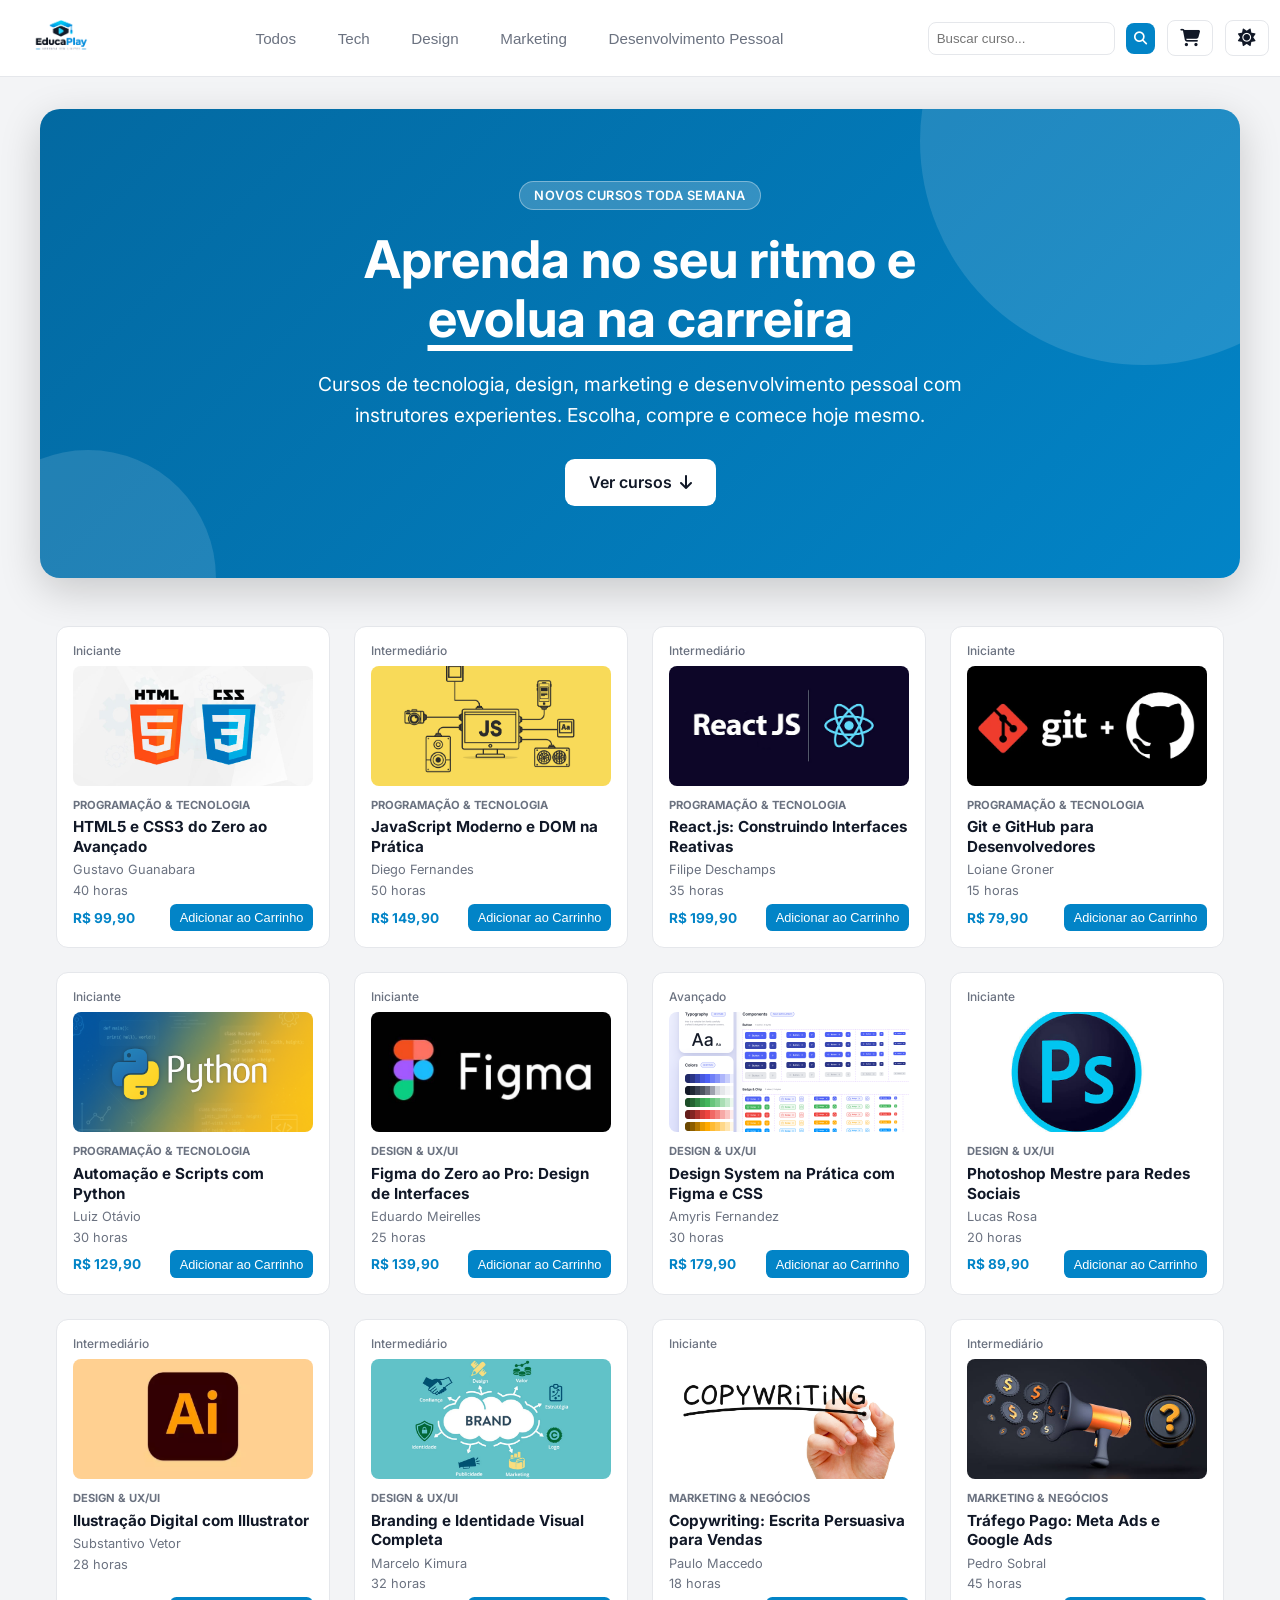
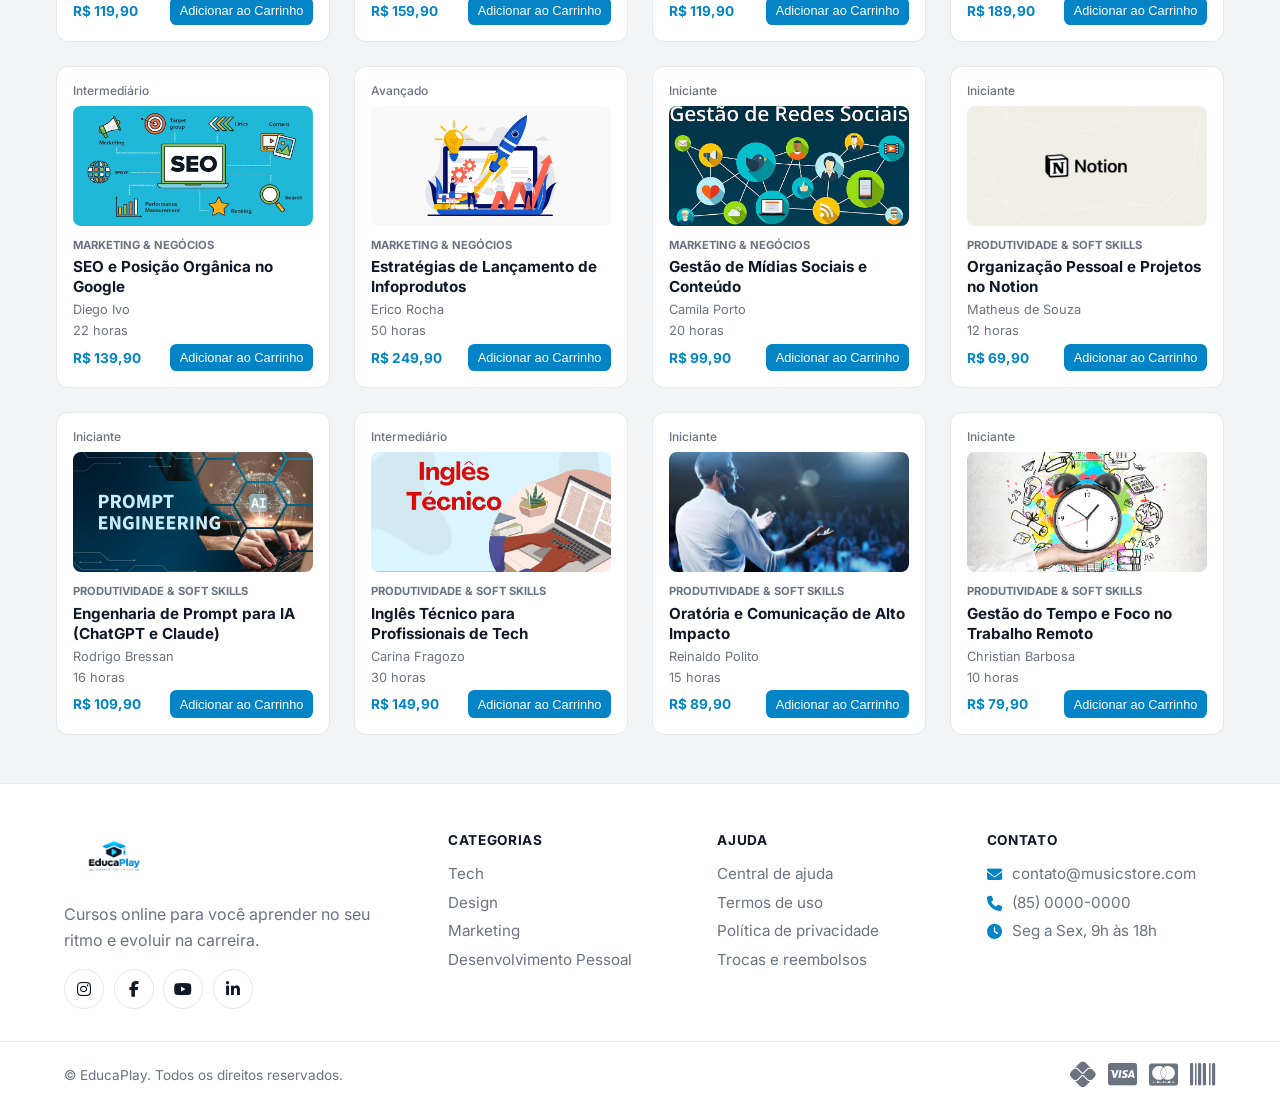
<file: index.html>
<!doctype html>
<html lang="pt-BR">
  <head>
    <meta charset="UTF-8" />
    <meta name="viewport" content="width=device-width, initial-scale=1.0" />
    <link rel="stylesheet" href="./css/style.css" />
    <link rel="stylesheet" href="./css/responsive.css" />
    <link
      rel="stylesheet"
      href="https://cdnjs.cloudflare.com/ajax/libs/font-awesome/6.5.1/css/all.min.css"
    />
    <script src="./js/theme-toggle.js" defer></script>
    <script src="./js/products.js" defer></script>
    <script src="./js/main.js" defer></script>
    <script src="./js/cart.js" defer></script>

    <title>EducaPlay | Encontre cursos</title>
  </head>
  <body>
    <header>
      <nav class="nav">
        <a href="/">
          <img
            src="./assets/img/logo.jpg"
            width="100px"
            alt="Logo da EducaPlay"
            href="/"
          />
        </a>
        <button
          id="menu-toggle"
          class="menu-toggle"
          aria-label="Abrir menu"
          aria-expanded="false"
          aria-controls="nav-menu"
        >
          <i class="fa-solid fa-bars"></i>
        </button>
        <div class="buttons" id="nav-menu">
          <button data-category="Todos">Todos</button>
          <button data-category="Programação & Tecnologia">Tech</button>
          <button data-category="Design & UX/UI">Design</button>
          <button data-category="Marketing & Negócios">Marketing</button>
          <button data-category="Produtividade & Soft Skills">
            Desenvolvimento Pessoal
          </button>
        </div>

        <div class="nav-actions">
          <div class="search-box">
            <input type="text" placeholder="Buscar curso..." />
            <button class="search-btn">
              <i class="fa-solid fa-magnifying-glass"></i>
            </button>
          </div>
          <button id="cart" aria-label="Carrinho" class="cart">
            <i class="fa-solid fa-cart-shopping"></i>
          </button>
          <button
            id="theme-toggle"
            aria-label="Alterar Tema"
            class="theme-button"
          >
            <i class="fa-solid fa-sun"></i>
          </button>
        </div>
      </nav>
    </header>

    <section class="hero">
      <div class="hero-content">
        <span class="hero-badge">Novos cursos toda semana</span>
        <h1>
          Aprenda no seu ritmo e
          <span class="hero-highlight">evolua na carreira</span>
        </h1>
        <p>
          Cursos de tecnologia, design, marketing e desenvolvimento pessoal com
          instrutores experientes. Escolha, compre e comece hoje mesmo.
        </p>
        <div class="hero-actions">
          <a href="#products-container" class="btn-hero btn-hero-primary">
            Ver cursos <i class="fa-solid fa-arrow-down"></i>
          </a>
        </div>
      </div>
    </section>

    <main>
      <section id="products-container" class="products-grid"></section>
    </main>

    <div id="cart-modal" class="cart-modal">
      <div class="cart-modal-content">
        <div class="cart-modal-header">
          <h2>Seu Carrinho</h2>
          <button id="close-cart" aria-label="Fechar carrinho">
            <i class="fa-solid fa-xmark"></i>
          </button>
        </div>

        <div id="cart-items-list"></div>

        <div class="cart-modal-footer">
          <p>Total: <strong id="cart-total-price">R$ 0,00</strong></p>
          <button id="checkout-btn">Finalizar Compra</button>
        </div>
      </div>
    </div>

    <footer class="footer">
      <div class="footer-container">
        <div class="footer-brand">
          <a href="./index.html">
            <img
              src="./assets/img/logo.jpg"
              width="100"
              alt="Logo Music Store"
            />
          </a>
          <p>
            Cursos online para você aprender no seu ritmo e evoluir na carreira.
          </p>
          <div class="footer-social">
            <a href="#" aria-label="Instagram"
              ><i class="fa-brands fa-instagram"></i
            ></a>
            <a href="#" aria-label="Facebook"
              ><i class="fa-brands fa-facebook-f"></i
            ></a>
            <a href="#" aria-label="YouTube"
              ><i class="fa-brands fa-youtube"></i
            ></a>
            <a href="#" aria-label="LinkedIn"
              ><i class="fa-brands fa-linkedin-in"></i
            ></a>
          </div>
        </div>

        <nav class="footer-column" aria-label="Categorias">
          <h3>Categorias</h3>
          <ul>
            <li><a href="./index.html">Tech</a></li>
            <li><a href="./index.html">Design</a></li>
            <li><a href="./index.html">Marketing</a></li>
            <li><a href="./index.html">Desenvolvimento Pessoal</a></li>
          </ul>
        </nav>

        <nav class="footer-column" aria-label="Ajuda">
          <h3>Ajuda</h3>
          <ul>
            <li><a href="#">Central de ajuda</a></li>
            <li><a href="#">Termos de uso</a></li>
            <li><a href="#">Política de privacidade</a></li>
            <li><a href="#">Trocas e reembolsos</a></li>
          </ul>
        </nav>

        <div class="footer-column footer-contact">
          <h3>Contato</h3>
          <ul>
            <li><i class="fa-solid fa-envelope"></i> contato@musicstore.com</li>
            <li><i class="fa-solid fa-phone"></i> (85) 0000-0000</li>
            <li><i class="fa-solid fa-clock"></i> Seg a Sex, 9h às 18h</li>
          </ul>
        </div>
      </div>

      <div class="footer-bottom">
        <div class="footer-bottom-content">
          <p>&copy; EducaPlay. Todos os direitos reservados.</p>
          <div class="footer-payments" aria-label="Formas de pagamento">
            <i class="fa-brands fa-pix" title="Pix"></i>
            <i class="fa-brands fa-cc-visa" title="Visa"></i>
            <i class="fa-brands fa-cc-mastercard" title="Mastercard"></i>
            <i class="fa-solid fa-barcode" title="Boleto"></i>
          </div>
        </div>
      </div>
    </footer>
  </body>
</html>
</file>
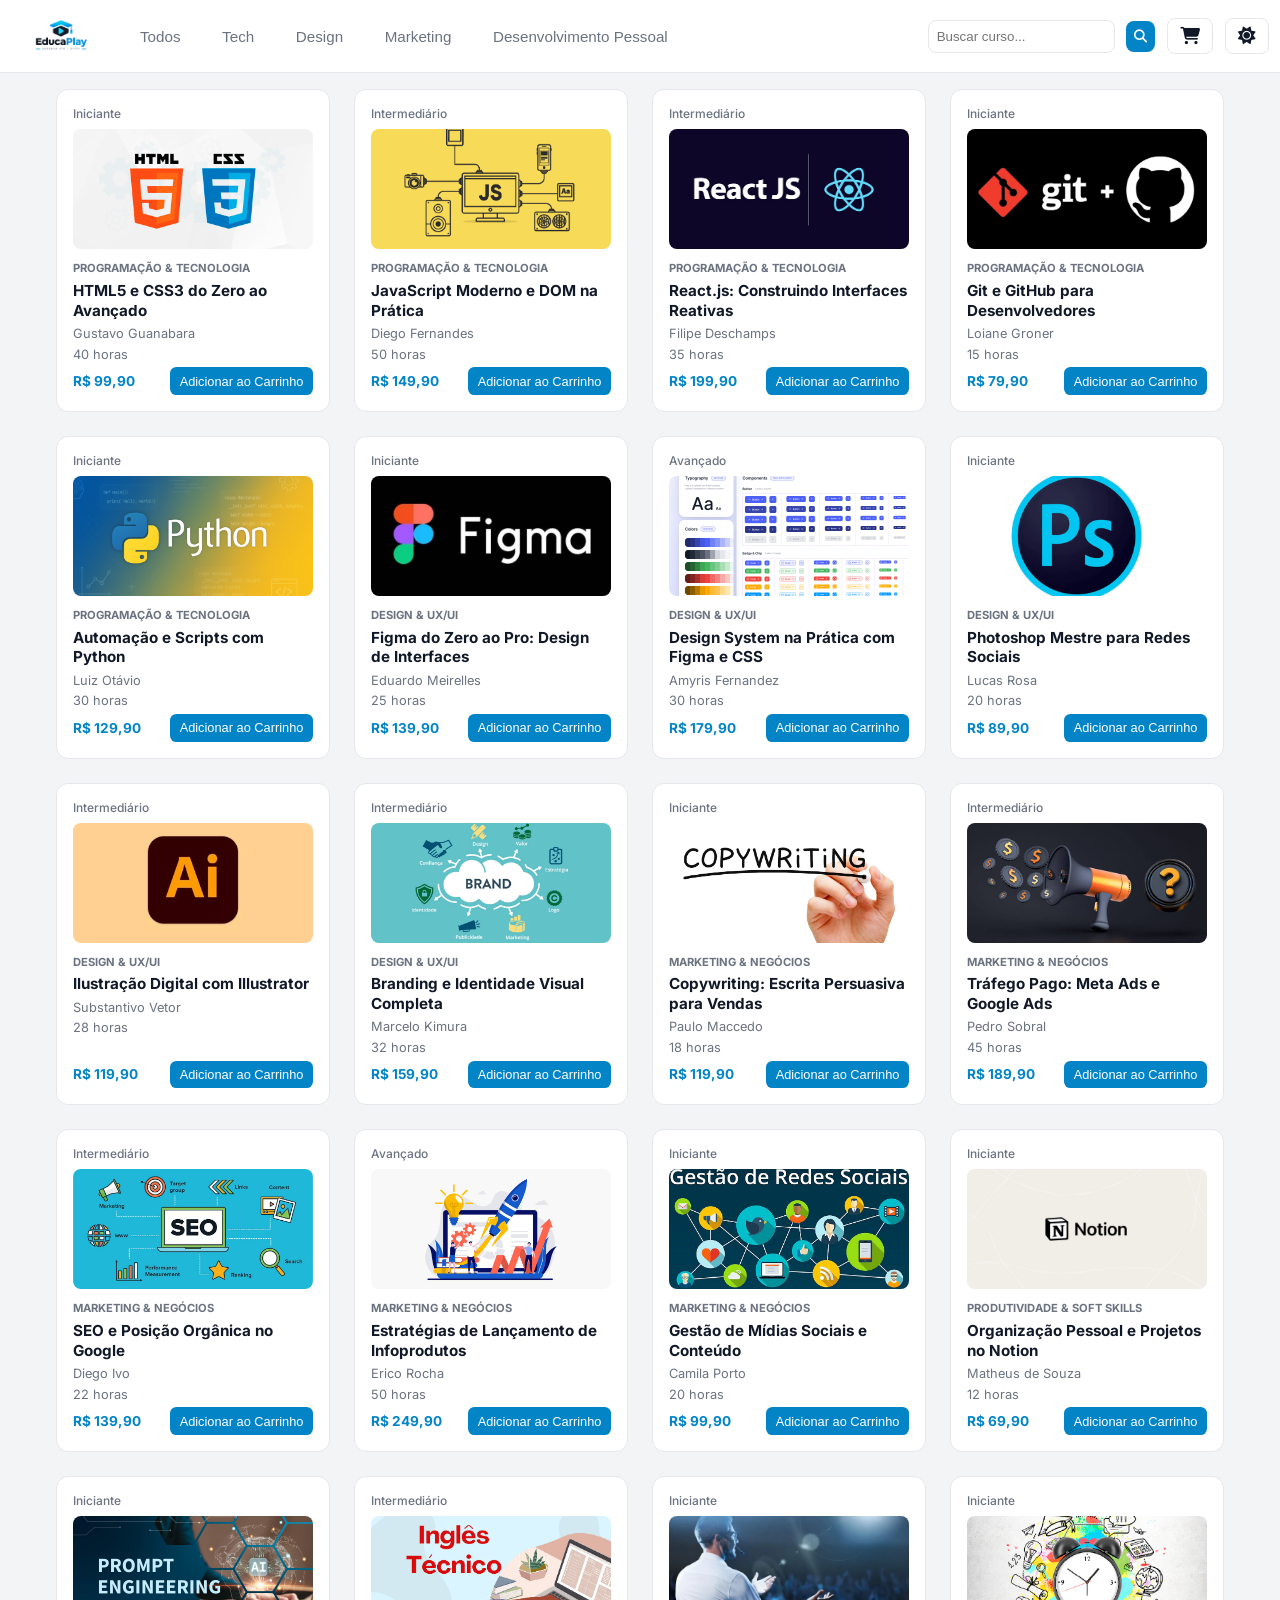
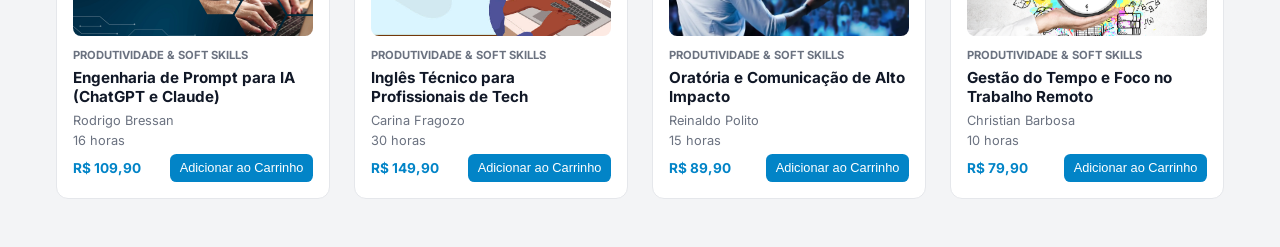
<file: e-commerce-digital/index.html>
<!doctype html>
<html lang="pt-BR">
  <head>
    <meta charset="UTF-8" />
    <meta name="viewport" content="width=device-width, initial-scale=1.0" />
    <link rel="stylesheet" href="/css/style.css" />
    <link rel="stylesheet" href="/css/responsive.css" />
    <link
      rel="stylesheet"
      href="https://cdnjs.cloudflare.com/ajax/libs/font-awesome/6.5.1/css/all.min.css"
    />

    <script src="/js/main.js" defer></script>
    <script src="/js/cart.js" defer></script>
    <script src="/js/products.js" defer></script>
    <title>Music Store</title>
  </head>
  <body>
    <header>
      <nav class="nav">
        <div class="buttons">
          <img
            src="/assets/img/logo.jpg"
            width="100px"
            alt="Logo da Music Store"
          />
          <button data-category="Todos">Todos</button>
          <button data-category="Programação & Tecnologia">Tech</button>
          <button data-category="Design & UX/UI">Design</button>
          <button data-category="Marketing & Negócios">Marketing</button>
          <button data-category="Produtividade & Soft Skills">
            Desenvolvimento Pessoal
          </button>
        </div>

        <div class="nav-actions">
          <div class="search-box">
            <input type="text" placeholder="Buscar curso..." />
            <button class="search-btn">
              <i class="fa-solid fa-magnifying-glass"></i>
            </button>
          </div>
          <button id="cart" aria-label="Carrinho" class="cart">
            <i class="fa-solid fa-cart-shopping"></i>
          </button>
          <button
            id="theme-toggle"
            aria-label="Alterar Tema"
            class="theme-button"
          >
            <i class="fa-solid fa-sun"></i>
          </button>
        </div>
      </nav>
    </header>

    <main>
      <section id="products-container" class="products-grid"></section>
    </main>
  </body>
</html>
</file>
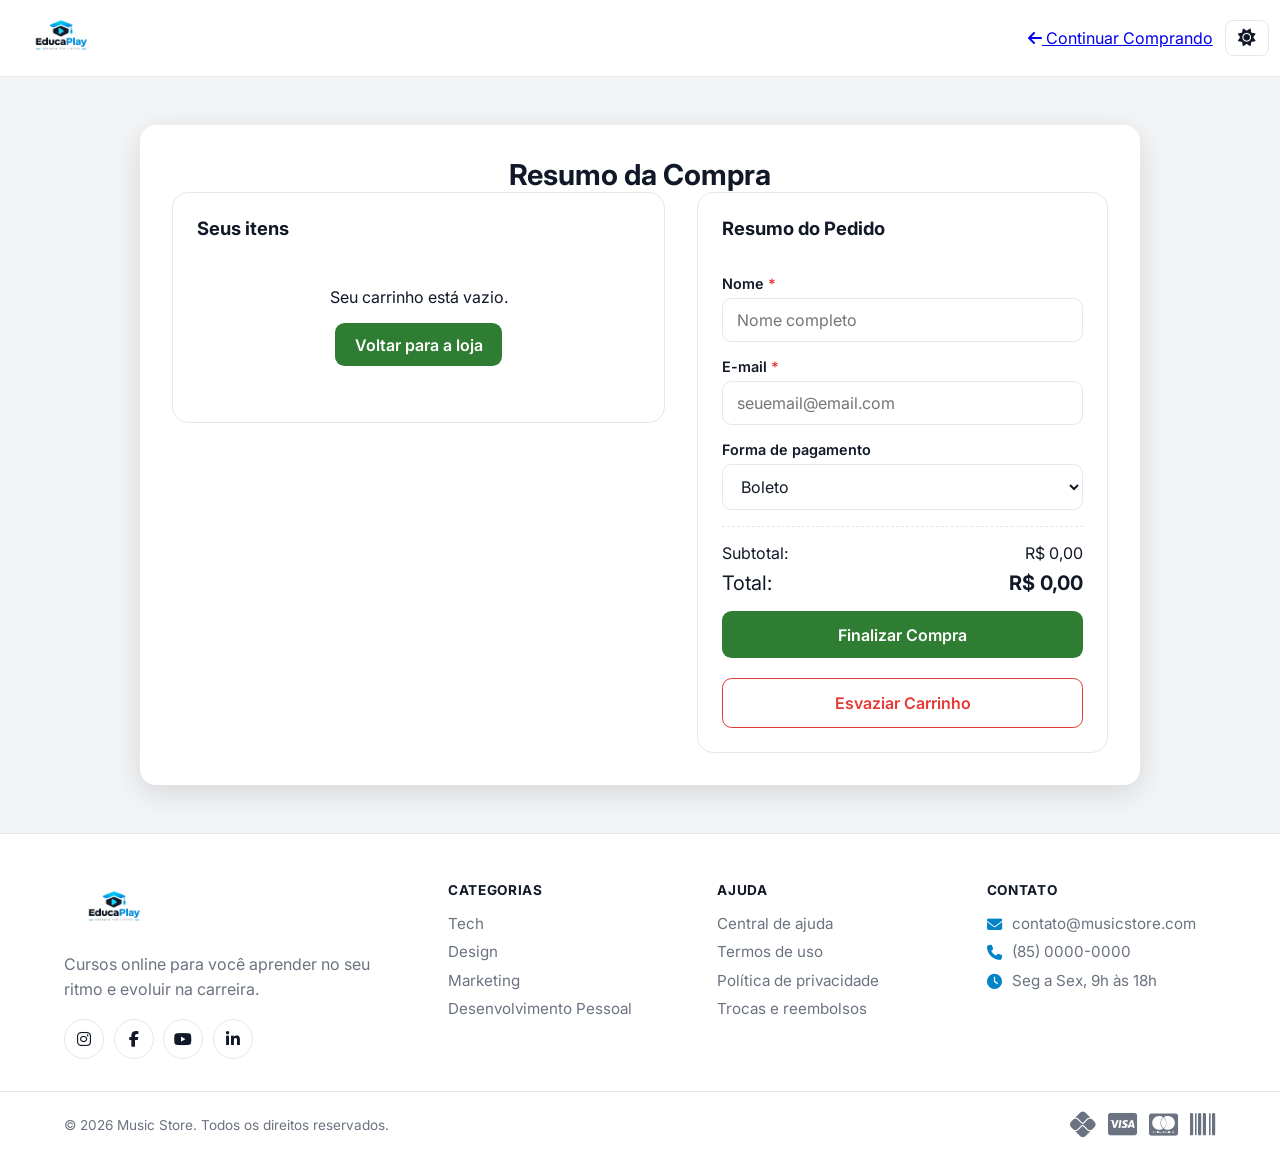
<file: checkout.html>
<!doctype html>
<html lang="pt-BR">
  <head>
    <meta charset="UTF-8" />
    <meta name="viewport" content="width=device-width, initial-scale=1.0" />
    <link rel="stylesheet" href="./css/style.css" />
    <link rel="stylesheet" href="./css/responsive.css" />
    <link
      rel="stylesheet"
      href="https://cdnjs.cloudflare.com/ajax/libs/font-awesome/6.5.1/css/all.min.css"
    />
    <script src="./js/theme-toggle.js" defer></script>
    <script src="./js/products.js" defer></script>
    <script src="./js/cart.js" defer></script>
    <title>Checkout | Music Store</title>
  </head>
  <body>
    <header>
      <nav class="nav">
        <div class="buttons">
          <a href="./index.html">
            <img
              src="./assets/img/logo.jpg"
              width="100px"
              alt="Logo da EducaPlay"
            />
          </a>
        </div>
        <div class="nav-actions">
          <a href="./index.html" class="btn-voltar">
            <i class="fa-solid fa-arrow-left"></i> Continuar Comprando
          </a>
          <button
            id="theme-toggle"
            aria-label="Alterar Tema"
            class="theme-button"
          >
            <i class="fa-solid fa-sun"></i>
          </button>
        </div>
      </nav>
    </header>

    <main class="checkout-container">
      <h1>Resumo da Compra</h1>

      <div class="checkout-content">
        <section class="checkout-items">
          <h2>Seus itens</h2>
          <div id="checkout-list"></div>
        </section>

        <section class="checkout-summary">
          <h2>Resumo do Pedido</h2>

          <form id="checkout-form">
            <div class="field">
              <label for="nome">Nome <span class="required">*</span></label>
              <input
                id="nome"
                type="text"
                placeholder="Nome completo"
                required
              />
            </div>

            <div class="field">
              <label for="email">E-mail <span class="required">*</span></label>
              <input
                id="email"
                type="email"
                placeholder="seuemail@email.com"
                required
              />
            </div>

            <div class="field">
              <label for="payment">Forma de pagamento</label>
              <select name="payment" id="payment">
                <option value="boleto">Boleto</option>
                <option value="credito">Cartão de crédito</option>
                <option value="debito">Cartão de débito</option>
                <option value="pix">Pix</option>
              </select>
            </div>

            <div class="summary-details">
              <p>Subtotal: <span id="summary-subtotal">R$ 0,00</span></p>
              <p class="total-line">
                Total: <strong id="summary-total">R$ 0,00</strong>
              </p>
            </div>
            <button
              id="btn-finish-order"
              class="btn-checkout-finish"
              type="submit"
            >
              Finalizar Compra
            </button>
          </form>

          <button id="btn-clear-cart" class="btn-checkout-clear">
            Esvaziar Carrinho
          </button>
        </section>
      </div>
    </main>

    <footer class="footer">
      <div class="footer-container">
        <div class="footer-brand">
          <a href="./index.html">
            <img
              src="./assets/img/logo.jpg"
              width="100"
              alt="Logo Music Store"
            />
          </a>
          <p>
            Cursos online para você aprender no seu ritmo e evoluir na carreira.
          </p>
          <div class="footer-social">
            <a href="#" aria-label="Instagram"
              ><i class="fa-brands fa-instagram"></i
            ></a>
            <a href="#" aria-label="Facebook"
              ><i class="fa-brands fa-facebook-f"></i
            ></a>
            <a href="#" aria-label="YouTube"
              ><i class="fa-brands fa-youtube"></i
            ></a>
            <a href="#" aria-label="LinkedIn"
              ><i class="fa-brands fa-linkedin-in"></i
            ></a>
          </div>
        </div>

        <nav class="footer-column" aria-label="Categorias">
          <h3>Categorias</h3>
          <ul>
            <li><a href="./index.html">Tech</a></li>
            <li><a href="./index.html">Design</a></li>
            <li><a href="./index.html">Marketing</a></li>
            <li><a href="./index.html">Desenvolvimento Pessoal</a></li>
          </ul>
        </nav>

        <nav class="footer-column" aria-label="Ajuda">
          <h3>Ajuda</h3>
          <ul>
            <li><a href="#">Central de ajuda</a></li>
            <li><a href="#">Termos de uso</a></li>
            <li><a href="#">Política de privacidade</a></li>
            <li><a href="#">Trocas e reembolsos</a></li>
          </ul>
        </nav>

        <div class="footer-column footer-contact">
          <h3>Contato</h3>
          <ul>
            <li><i class="fa-solid fa-envelope"></i> contato@musicstore.com</li>
            <li><i class="fa-solid fa-phone"></i> (85) 0000-0000</li>
            <li><i class="fa-solid fa-clock"></i> Seg a Sex, 9h às 18h</li>
          </ul>
        </div>
      </div>

      <div class="footer-bottom">
        <div class="footer-bottom-content">
          <p>&copy; 2026 Music Store. Todos os direitos reservados.</p>
          <div class="footer-payments" aria-label="Formas de pagamento">
            <i class="fa-brands fa-pix" title="Pix"></i>
            <i class="fa-brands fa-cc-visa" title="Visa"></i>
            <i class="fa-brands fa-cc-mastercard" title="Mastercard"></i>
            <i class="fa-solid fa-barcode" title="Boleto"></i>
          </div>
        </div>
      </div>
    </footer>
  </body>
</html>
</file>
<file: css/style.css>
@import url("https://fonts.googleapis.com/css2?family=Inter:wght@400;500;600&family=Plus+Jakarta+Sans:wght@600;700;800&display=swap");

:root {
  --bg-primary: #f3f4f6;
  --bg-surface: #ffffff;
  --text-main: #111827;
  --text-muted: #6b7280;
  --accent-color: #0284c7;
  --accent-hover: #0369a1;
  --border-color: #e5e7eb;
  --success: #2e7d32;
  --danger: #e53935;
  --font-titulo: "Plus Jakarta Sans", sans-serif;
  --font-corpo: "Inter", sans-serif;
}

body.dark-mode {
  --bg-primary: #0b0f19;
  --bg-surface: #111827;
  --text-main: #f9fafb;
  --text-muted: #9ca3af;
  --accent-color: #00f2fe;
  --accent-hover: #00c6ff;
  --border-color: #1f2937;
}

* {
  margin: 0;
  padding: 0;
  box-sizing: border-box;
}

html {
  scroll-behavior: smooth;
}

body {
  min-height: 100vh;
  min-height: 100dvh;
  display: flex;
  flex-direction: column;
  background-color: var(--bg-primary);
  color: var(--text-main);
  transition:
    background-color 0.3s ease,
    color 0.3s ease;
  font-family: var(--font-corpo);
}

main {
  margin-bottom: 2rem;
}

header {
  position: sticky;
  top: 0;
  z-index: 100;
}

.nav {
  background-color: var(--bg-surface);
  border-bottom: 1px solid var(--border-color);
  display: flex;
  align-items: center;
  justify-content: space-between;
  padding: 0.7rem;
}

.nav .buttons {
  display: flex;
  gap: 1rem;
}

.nav .buttons button {
  background: transparent;
  color: var(--text-muted);
  border: none;
  cursor: pointer;
  font-size: 0.95rem;
  font-weight: 500;
  padding: 0.5rem 0.8rem;
  border-radius: 0.4rem;
  transition:
    color 0.2s ease,
    background-color 0.2s ease;
}

.nav .buttons button:hover,
.nav .buttons button.active {
  color: var(--text-main);
  background-color: var(--border-color);
}

.nav-actions {
  display: flex;
  align-items: center;
  gap: 0.75rem;
}

.search-box {
  display: flex;
  align-items: center;
  gap: 0.7rem;
}

.search-box input {
  background-color: var(--bg-surface);
  color: var(--text-main);
  padding: 0.5rem;
  border-radius: 0.5rem;
  border: 1px solid var(--border-color);
  width: 100%;
  max-width: 250px;
}

.search-box .search-btn {
  padding: 0.5rem;
  border-radius: 0.5rem;
  border: none;
  cursor: pointer;
  background-color: var(--accent-color);
  color: #ffffff;
}

.theme-button,
.cart {
  background: transparent;
  color: var(--text-main);
  border: 1px solid var(--border-color);
  padding: 0.5rem 0.75rem;
  border-radius: 0.5rem;
  cursor: pointer;
  font-size: 1.1rem;
  display: flex;
  align-items: center;
  justify-content: center;
  transition:
    background-color 0.2s ease,
    border-color 0.2s ease;
}

.theme-button:hover,
.cart:hover {
  background-color: var(--border-color);
  color: var(--accent-color);
}

.hero {
  display: flex;
  justify-content: center;
  padding: clamp(0.75rem, 3vw, 2rem);
}

.hero-content {
  position: relative;
  isolation: isolate;
  overflow: hidden;
  background: linear-gradient(135deg, var(--accent-hover), var(--accent-color));
  color: #ffffff;
  display: flex;
  flex-direction: column;
  align-items: center;
  text-align: center;
  gap: 1.25rem;
  padding: clamp(2rem, 6vw, 4.5rem) clamp(1.25rem, 4vw, 3rem);
  max-width: 1200px;
  width: 100%;
  border-radius: 1.25rem;
  box-shadow: 0 12px 40px rgba(0, 0, 0, 0.18);
}

.hero-content::before,
.hero-content::after {
  content: "";
  position: absolute;
  z-index: -1;
  border-radius: 50%;
  background: rgba(255, 255, 255, 0.12);
}

.hero-content::before {
  width: 28rem;
  height: 28rem;
  top: -12rem;
  right: -8rem;
}

.hero-content::after {
  width: 16rem;
  height: 16rem;
  bottom: -8rem;
  left: -5rem;
}

body.dark-mode .hero-content {
  color: #0b0f19;
  box-shadow: 0 12px 40px rgba(0, 242, 254, 0.15);
}

body.dark-mode .hero-content::before,
body.dark-mode .hero-content::after {
  background: rgba(11, 15, 25, 0.08);
}

.hero-badge {
  font-size: 0.8rem;
  font-weight: 600;
  letter-spacing: 0.04em;
  text-transform: uppercase;
  padding: 0.35rem 0.9rem;
  border-radius: 999px;
  background-color: rgba(255, 255, 255, 0.2);
  border: 1px solid rgba(255, 255, 255, 0.35);
}

body.dark-mode .hero-badge {
  background-color: rgba(11, 15, 25, 0.12);
  border-color: rgba(11, 15, 25, 0.3);
}

.hero-content h1 {
  font-size: clamp(1.75rem, 5vw, 3.25rem);
  line-height: 1.15;
  max-width: 20ch;
}

.hero-highlight {
  text-decoration: underline;
  text-decoration-thickness: 0.12em;
  text-underline-offset: 0.15em;
}

.hero-content p {
  font-size: clamp(1rem, 2vw, 1.2rem);
  line-height: 1.6;
  max-width: 60ch;
}

.hero-actions {
  display: flex;
  flex-wrap: wrap;
  justify-content: center;
  gap: 0.75rem;
  margin-top: 0.5rem;
}

.btn-hero {
  display: inline-flex;
  align-items: center;
  justify-content: center;
  gap: 0.5rem;
  padding: 0.85rem 1.5rem;
  border-radius: 0.6rem;
  font-weight: 600;
  text-decoration: none;
  transition:
    transform 0.15s,
    filter 0.2s,
    background-color 0.2s;
}

.btn-hero:hover {
  transform: translateY(-2px);
}

.btn-hero:focus-visible {
  outline: 3px solid currentColor;
  outline-offset: 3px;
}

.btn-hero-primary {
  background-color: var(--bg-surface);
  color: var(--text-main);
}

.btn-hero-primary:hover {
  filter: brightness(0.95);
}

.btn-hero-secondary {
  color: inherit;
  border: 2px solid currentColor;
}

.btn-hero-secondary:hover {
  background-color: rgba(255, 255, 255, 0.15);
}

body.dark-mode .btn-hero-secondary:hover {
  background-color: rgba(11, 15, 25, 0.12);
}

.products-grid {
  display: grid;
  grid-template-columns: repeat(auto-fill, minmax(240px, 1fr));
  gap: 1.5rem;
  max-width: 1200px;
  margin: 0 auto;
  padding: 1rem;
}

.product-card {
  background-color: var(--bg-surface);
  border: 1px solid var(--border-color);
  border-radius: 0.75rem;
  padding: 1rem;
  display: flex;
  flex-direction: column;
  overflow: hidden;
}

.product-badge {
  font-size: 0.75rem;
  color: var(--text-muted);
  font-weight: 500;
  margin-bottom: 0.5rem;
  display: block;
}

.product-image {
  width: 100%;
  height: 120px;
  object-fit: cover;
  border-radius: 0.5rem;
  margin-bottom: 0.75rem;
}

.product-info {
  display: flex;
  flex-direction: column;
  gap: 0.35rem;
  flex-grow: 1;
}

.product-category {
  font-size: 0.7rem;
  color: var(--text-muted);
  text-transform: uppercase;
  font-weight: bold;
}

.product-title {
  font-size: 0.95rem;
  line-height: 1.3;
}

.product-instructor,
.product-duration {
  font-size: 0.8rem;
  color: var(--text-muted);
}

.product-footer {
  display: flex;
  align-items: center;
  justify-content: space-between;
  margin-top: auto;
  gap: 0.5rem;
}

.product-price {
  font-size: 0.85rem;
  font-weight: bold;
  color: var(--accent-color);
}

.btn-add-cart {
  background-color: var(--accent-color);
  color: #fff;
  border: none;
  padding: 0.4rem 0.6rem;
  border-radius: 0.4rem;
  cursor: pointer;
  font-size: 0.8rem;
  font-weight: 500;
  white-space: nowrap;
}

.no-results {
  grid-column: 1 / -1;
  text-align: center;
  padding: 3rem 1rem;
  color: var(--text-muted);
  font-size: 1.1rem;
}

.cart-badge {
  background: var(--danger);
  color: #fff;
  border-radius: 50%;
  padding: 2px 6px;
  font-size: 12px;
}

.cart-modal {
  position: fixed;
  inset: 0;
  background: rgba(0, 0, 0, 0.6);
  display: none;
  justify-content: center;
  align-items: center;
  z-index: 1000;
  padding: 1rem;
}

.cart-modal.open {
  display: flex;
}

.cart-modal-content {
  background: var(--bg-primary);
  color: var(--text-main);
  border: 1px solid var(--border-color);
  border-radius: 1rem;
  width: 100%;
  max-width: 480px;
  max-height: 85vh;
  display: flex;
  flex-direction: column;
  box-shadow: 0 10px 25px rgba(0, 0, 0, 0.2);
  overflow: hidden;
}

.cart-modal-header {
  display: flex;
  justify-content: space-between;
  align-items: center;
  padding: 1.25rem;
  border-bottom: 2px solid var(--border-color);
  text-transform: uppercase;
}

.cart-modal-header h2 {
  font-size: 1.2rem;
  font-weight: 600;
}

.cart-modal-header button {
  background: transparent;
  border: none;
  color: var(--text-muted);
  font-size: 1.25rem;
  cursor: pointer;
  padding: 0.25rem;
  border-radius: 0.25rem;
  transition:
    color 0.2s,
    background-color 0.2s;
}

.cart-modal-header button:hover {
  color: var(--text-main);
  background-color: var(--border-color);
}

#cart-items-list {
  flex: 1;
  overflow-y: auto;
  padding: 0.5rem;
}

.cart-modal-footer {
  display: flex;
  align-items: center;
  justify-content: space-between;
  padding: 1.25rem;
  border-top: 1px solid var(--border-color);
  gap: 1rem;
}

.cart-modal-footer p {
  color: var(--text-muted);
}

.cart-modal-footer strong {
  color: var(--accent-color);
  font-size: 1.15rem;
}

.cart-item {
  display: flex;
  align-items: center;
  justify-content: space-between;
  gap: 1rem;
  padding: 0.85rem 1rem;
  border-bottom: 1px solid var(--border-color);
}

.cart-item:last-child {
  border-bottom: none;
}

.cart-item-info {
  display: flex;
  flex-direction: column;
  gap: 0.25rem;
  text-align: left;
  flex-grow: 1;
}

.cart-item-info h4 {
  font-size: 0.95rem;
  font-weight: 600;
  line-height: 1.3;
}

.cart-item-info p {
  font-size: 0.85rem;
  color: var(--text-muted);
}

.cart-item-actions {
  display: flex;
  align-items: center;
  gap: 0.5rem;
  flex-shrink: 0;
}

.cart-item-actions button {
  background: transparent;
  color: var(--text-main);
  border: 1px solid var(--border-color);
  border-radius: 0.4rem;
  width: 28px;
  height: 28px;
  display: flex;
  align-items: center;
  justify-content: center;
  cursor: pointer;
  font-size: 0.9rem;
  font-weight: 600;
  transition:
    background-color 0.2s,
    color 0.2s,
    border-color 0.2s;
}

.cart-item-actions button:hover {
  background-color: var(--border-color);
  color: var(--accent-color);
}

.cart-item-actions span {
  font-size: 0.9rem;
  font-weight: 600;
  min-width: 18px;
  text-align: center;
}

.cart-item-actions .remove-btn {
  color: var(--danger);
  border-color: rgba(229, 57, 53, 0.3);
  margin-left: 0.25rem;
}

.cart-item-actions .remove-btn:hover {
  background-color: var(--danger);
  color: #ffffff;
  border-color: var(--danger);
}

#checkout-btn,
.btn-checkout-finish,
.btn-voltar-loja {
  background-color: var(--success);
  color: #ffffff;
  border: none;
  font-weight: 600;
  cursor: pointer;
  transition:
    filter 0.2s,
    transform 0.15s;
}

#checkout-btn:hover,
.btn-checkout-finish:hover,
.btn-voltar-loja:hover {
  filter: brightness(1.1);
  transform: translateY(-1px);
}

#checkout-btn {
  padding: 0.7rem 1.2rem;
  border-radius: 0.5rem;
}

.btn-voltar-loja {
  display: inline-block;
  padding: 0.7rem 1.2rem;
  text-decoration: none;
  border-radius: 0.6rem;
}

.checkout-container {
  background-color: var(--bg-surface);
  max-width: 1000px;
  width: calc(100% - 2rem);
  margin: 3rem auto;
  padding: 2rem;
  display: flex;
  flex-direction: column;
  border-radius: 1rem;
  box-shadow: 0 8px 30px rgba(0, 0, 0, 0.12);
}

.checkout-container h1 {
  text-align: center;
  font-size: 1.8rem;
}

.checkout-container h2 {
  font-size: 1.15rem;
  margin-bottom: 1rem;
}

.checkout-content {
  display: grid;
  grid-template-columns: 1.2fr 1fr;
  align-items: start;
  gap: 2rem;
}

.checkout-items,
.checkout-summary {
  border-radius: 1rem;
  padding: 1.5rem;
  border: 1px solid var(--border-color);
}

.checkout-items {
  max-height: 500px;
  overflow-y: auto;
}

.checkout-summary {
  display: flex;
  flex-direction: column;
  gap: 1.25rem;
}

.checkout-summary form {
  display: flex;
  flex-direction: column;
  gap: 1rem;
}

.field {
  display: flex;
  flex-direction: column;
  gap: 0.35rem;
}

.field label {
  font-size: 0.9rem;
  font-weight: 600;
}

.required {
  color: var(--danger);
}

.field input,
.field select {
  padding: 0.7rem 0.9rem;
  font: inherit;
  color: inherit;
  background: transparent;
  border: 1px solid var(--border-color);
  border-radius: 0.6rem;
  transition:
    border-color 0.2s,
    box-shadow 0.2s;
}

.field input:focus,
.field select:focus {
  outline: none;
  border-color: var(--accent-color);
  box-shadow: 0 0 0 3px rgba(2, 132, 199, 0.25);
}

.field select option {
  background-color: var(--bg-surface);
  color: var(--text-main);
}

.summary-details {
  display: flex;
  flex-direction: column;
  gap: 0.5rem;
  padding-top: 1rem;
  border-top: 1px dashed var(--border-color);
}

.summary-details p {
  display: flex;
  justify-content: space-between;
}

.total-line {
  font-size: 1.25rem;
}

.btn-checkout-finish,
.btn-checkout-clear {
  padding: 0.85rem 1rem;
  font: inherit;
  font-weight: 600;
  border-radius: 0.6rem;
  cursor: pointer;
}

.btn-checkout-clear {
  background: transparent;
  color: var(--danger);
  border: 1px solid var(--danger);
  transition:
    background-color 0.2s,
    color 0.2s;
}

.btn-checkout-clear:hover {
  background-color: var(--danger);
  color: #fff;
}

.checkout-item {
  padding: 0.9rem 0;
  border-bottom: 1px solid var(--border-color);
}

.checkout-item:last-child {
  border-bottom: none;
}

.checkout-item-info {
  display: flex;
  align-items: center;
  justify-content: space-between;
  gap: 1rem;
}

.checkout-item-info h4 {
  font-size: 1rem;
  font-weight: 500;
  text-align: left;
}

.checkout-item-info .price {
  font-weight: 700;
  white-space: nowrap;
}

.empty-checkout {
  display: flex;
  flex-direction: column;
  align-items: center;
  gap: 1rem;
  padding: 2rem 1rem;
  text-align: center;
}

.footer {
  background-color: var(--bg-surface);
  border-top: 1px solid var(--border-color);
  margin-top: auto;
}

.footer-container {
  display: grid;
  grid-template-columns: 1.5fr repeat(3, 1fr);
  gap: 2.5rem;
  max-width: 1200px;
  margin: 0 auto;
  padding: 3rem 1.5rem 2rem;
}

.footer-brand {
  display: flex;
  flex-direction: column;
  align-items: flex-start;
  gap: 1rem;
}

.footer-brand p {
  color: var(--text-muted);
  line-height: 1.6;
  max-width: 32ch;
}

.footer-social {
  display: flex;
  gap: 0.6rem;
}

.footer-social a {
  width: 40px;
  height: 40px;
  display: flex;
  align-items: center;
  justify-content: center;
  color: var(--text-main);
  text-decoration: none;
  border: 1px solid var(--border-color);
  border-radius: 50%;
  transition:
    background-color 0.2s,
    color 0.2s,
    border-color 0.2s,
    transform 0.15s;
}

.footer-social a:hover {
  background-color: var(--accent-color);
  border-color: var(--accent-color);
  color: #ffffff;
  transform: translateY(-2px);
}

body.dark-mode .footer-social a:hover {
  color: #0b0f19;
}

.footer-column h3 {
  font-size: 0.85rem;
  letter-spacing: 0.05em;
  text-transform: uppercase;
  margin-bottom: 1rem;
}

.footer-column ul {
  list-style: none;
  display: flex;
  flex-direction: column;
  gap: 0.6rem;
}

.footer-column li,
.footer-column a {
  color: var(--text-muted);
  font-size: 0.95rem;
  text-decoration: none;
}

.footer-column a {
  transition: color 0.2s;
}

.footer-column a:hover {
  color: var(--accent-color);
}

.footer a:focus-visible {
  outline: 2px solid var(--accent-color);
  outline-offset: 3px;
  border-radius: 0.25rem;
}

.footer-contact li {
  display: flex;
  align-items: flex-start;
  gap: 0.6rem;
}

.footer-contact i {
  color: var(--accent-color);
  width: 1rem;
  margin-top: 0.2rem;
  text-align: center;
}

.footer-bottom {
  border-top: 1px solid var(--border-color);
}

.footer-bottom-content {
  display: flex;
  align-items: center;
  justify-content: space-between;
  flex-wrap: wrap;
  gap: 1rem;
  max-width: 1200px;
  margin: 0 auto;
  padding: 1.25rem 1.5rem;
}

.footer-bottom p {
  font-size: 0.85rem;
  color: var(--text-muted);
}

.footer-payments {
  display: flex;
  align-items: center;
  gap: 0.75rem;
  font-size: 1.6rem;
  color: var(--text-muted);
}
</file>
<file: css/responsive.css>
img {
  max-width: 100%;
  height: auto;
}

.menu-toggle {
  display: none;
}

@media (max-width: 1024px) {
  .footer-container {
    grid-template-columns: repeat(3, 1fr);
    gap: 2rem;
  }

  .footer-brand {
    grid-column: 1 / -1;
  }

  .footer-brand p {
    max-width: 60ch;
  }

  .products-grid {
    grid-template-columns: repeat(auto-fill, minmax(220px, 1fr));
    gap: 1.25rem;
    padding: 1.5rem;
  }

  .checkout-container {
    padding: 1.5rem;
  }

  .checkout-content {
    gap: 1.5rem;
  }
}

@media (max-width: 768px) {
  #nav-menu {
    max-height: 60vh;
    overflow-y: auto;
  }

  .products-grid {
    scroll-margin-top: 9rem;
  }

  .footer-container {
    grid-template-columns: repeat(2, 1fr);
    padding: 2.25rem 1.25rem 1.5rem;
  }

  .footer-contact {
    grid-column: 1 / -1;
  }

  .hero-content::before {
    width: 18rem;
    height: 18rem;
    top: -9rem;
    right: -6rem;
  }

  .hero-content::after {
    width: 11rem;
    height: 11rem;
    bottom: -5rem;
    left: -4rem;
  }

  .nav {
    flex-wrap: wrap;
    gap: 0.5rem;
    padding: 0.6rem 0.75rem;
  }

  .nav > img,
  .nav .buttons > a img {
    width: 80px;
  }

  .nav > img {
    order: 1;
    margin-right: auto;
  }

  .nav-actions {
    display: contents;
  }

  .nav-actions > * {
    order: 2;
  }

  .nav-actions > .theme-button {
    order: 3;
  }

  .menu-toggle {
    order: 4;
    display: flex;
    align-items: center;
    justify-content: center;
    min-width: 40px;
    min-height: 40px;
    background: transparent;
    color: var(--text-main);
    border: 1px solid var(--border-color);
    border-radius: 0.5rem;
    font-size: 1.1rem;
    cursor: pointer;
  }

  .menu-toggle:hover {
    background-color: var(--border-color);
    color: var(--accent-color);
  }

  .nav-actions > .search-box {
    order: 5;
    flex-basis: 100%;
    min-width: 0;
  }

  .search-box input {
    max-width: none;
    min-width: 0;
  }

  #nav-menu {
    order: 6;
    display: none;
    flex-basis: 100%;
    flex-direction: column;
    gap: 0.25rem;
    padding-top: 0.5rem;
    border-top: 1px solid var(--border-color);
  }

  #nav-menu.open {
    display: flex;
  }

  #nav-menu button {
    width: 100%;
    text-align: left;
    padding: 0.75rem 0.8rem;
  }

  .products-grid {
    grid-template-columns: repeat(auto-fill, minmax(200px, 1fr));
    gap: 1rem;
    padding: 1rem;
  }

  .checkout-container {
    width: calc(100% - 1.5rem);
    margin: 1.5rem auto;
    padding: 1.25rem;
  }

  .checkout-container h1 {
    font-size: 1.5rem;
  }

  .checkout-content {
    grid-template-columns: 1fr;
    gap: 1.25rem;
  }

  .checkout-items,
  .checkout-summary {
    padding: 1.15rem;
  }

  .checkout-items {
    max-height: 360px;
  }
}

@media (max-width: 480px) {
  .footer-container {
    grid-template-columns: 1fr;
    gap: 1.75rem;
    padding: 2rem 1rem 1.25rem;
  }

  .footer-brand {
    align-items: center;
    text-align: center;
  }

  .footer-column h3 {
    margin-bottom: 0.75rem;
  }

  .footer-column a {
    display: inline-block;
    padding: 0.2rem 0;
  }

  .footer-bottom-content {
    flex-direction: column;
    text-align: center;
    padding: 1.25rem 1rem;
  }

  .hero {
    padding: 0.5rem;
  }

  .hero-content {
    gap: 1rem;
    border-radius: 1rem;
  }

  .hero-content::after {
    display: none;
  }

  .hero-badge {
    font-size: 0.7rem;
  }

  .hero-actions {
    flex-direction: column;
    width: 100%;
  }

  .btn-hero {
    width: 100%;
    padding: 0.95rem 1rem;
  }

  .products-grid {
    grid-template-columns: 1fr;
    padding: 0.75rem;
  }

  .product-image {
    height: 160px;
  }

  .product-title {
    font-size: 1rem;
  }

  .product-price {
    font-size: 0.95rem;
  }

  .btn-add-cart {
    padding: 0.55rem 0.8rem;
    font-size: 0.85rem;
  }

  .theme-button,
  .cart,
  .search-box .search-btn {
    min-width: 40px;
    min-height: 40px;
  }

  .nav .buttons button {
    padding: 0.5rem 0.7rem;
    font-size: 0.9rem;
  }

  .cart-modal {
    padding: 0.5rem;
  }

  .cart-modal-content {
    max-height: 92vh;
    border-radius: 0.75rem;
  }

  .cart-modal-header,
  .cart-modal-footer {
    padding: 1rem;
  }

  .cart-modal-footer {
    flex-direction: column;
    align-items: stretch;
    text-align: center;
  }

  #checkout-btn {
    width: 100%;
    padding: 0.85rem 1rem;
  }

  .cart-item {
    flex-wrap: wrap;
    padding: 0.75rem 0;
  }

  .cart-item-info {
    min-width: 0;
    flex-basis: 100%;
  }

  .cart-item-actions {
    width: 100%;
    justify-content: flex-end;
  }

  .cart-item-actions button {
    width: 36px;
    height: 36px;
  }

  .checkout-container {
    width: calc(100% - 1rem);
    margin: 1rem auto;
    padding: 1rem;
    border-radius: 0.75rem;
  }

  .checkout-container h1 {
    font-size: 1.3rem;
  }

  .checkout-items,
  .checkout-summary {
    padding: 1rem;
    border-radius: 0.75rem;
  }

  .checkout-item,
  .checkout-item-info {
    gap: 0.5rem;
  }

  .checkout-item-info h4 {
    font-size: 0.95rem;
    overflow-wrap: anywhere;
  }

  .field input,
  .field select {
    font-size: 16px;
    padding: 0.8rem 0.9rem;
  }

  .total-line {
    font-size: 1.1rem;
  }

  .btn-checkout-finish,
  .btn-checkout-clear {
    width: 100%;
    padding: 0.95rem 1rem;
  }

  .btn-voltar {
    font-size: 0.85rem;
  }

  .btn-voltar-text {
    display: none;
  }
}

@media (max-width: 360px) {
  .nav-actions {
    gap: 0.4rem;
  }

  .search-box {
    gap: 0.4rem;
  }

  .checkout-container {
    padding: 0.85rem;
  }
}

@media (prefers-reduced-motion: reduce) {
  html {
    scroll-behavior: auto;
  }

  * {
    transition: none !important;
    animation: none !important;
  }
}
</file>
